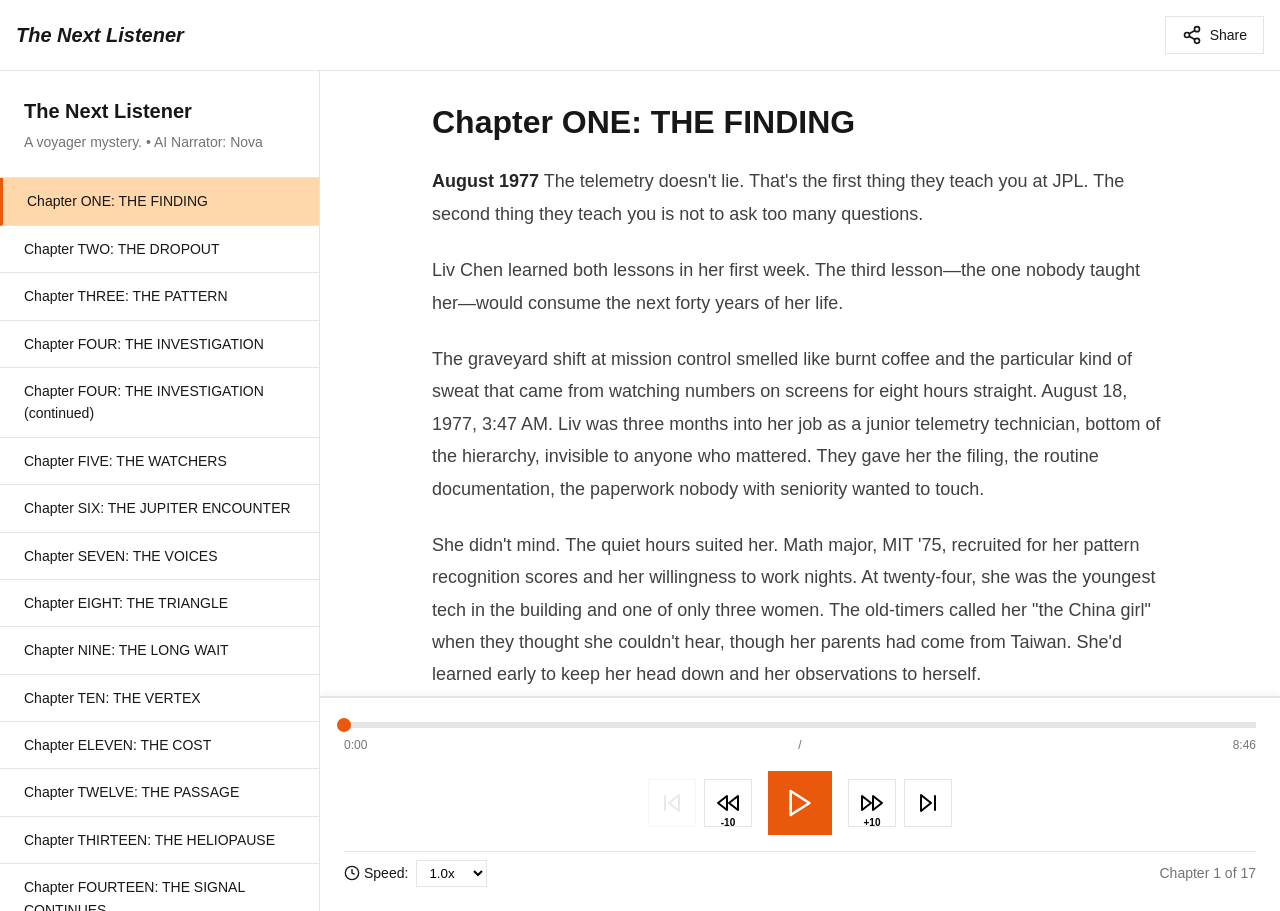
<file: index.html>
<!DOCTYPE html>
<html lang="en">

<head>
  <meta charset="UTF-8">
  <meta name="viewport" content="width=device-width, initial-scale=1.0, maximum-scale=5.0, user-scalable=yes">

  <!-- PWA Meta Tags -->
  <meta name="theme-color" content="#ea580c">
  <meta name="description" content="Listen to The Next Listener  - sodanovels">
  <meta name="apple-mobile-web-app-capable" content="yes">
  <meta name="apple-mobile-web-app-status-bar-style" content="default">
  <meta name="apple-mobile-web-app-title" content="sodanovels">
  <meta name="mobile-web-app-capable" content="yes">

  <!-- Manifest -->
  <link rel="manifest" href="manifest.json">

  <!-- Icons -->
  <link rel="icon" type="image/png" sizes="192x192" href="icon-192.png">
  <link rel="icon" type="image/png" sizes="512x512" href="icon-512.png">
  <link rel="apple-touch-icon" href="icon-192.png">

  <title>sodanovels Audiobooks</title>
  <link rel="stylesheet" href="styles.css">
</head>

<body>
  <!-- Header -->
  <header class="header">
    <div class="container">
      <!-- Hamburger menu (mobile, top left) -->
      <button class="sidebar-toggle-header" id="sidebarToggleHeader">
        <svg width="24" height="24" viewBox="0 0 24 24" fill="none" stroke="currentColor" stroke-width="2">
          <line x1="3" y1="6" x2="21" y2="6"></line>
          <line x1="3" y1="12" x2="21" y2="12"></line>
          <line x1="3" y1="18" x2="21" y2="18"></line>
        </svg>
      </button>

      <h1 class="logo" id="headerTitle"><span class="italic">sodanovels</span></h1>

      <div class="header-actions">
        <button id="installAppBtn" class="btn btn-secondary hidden">
          <svg class="icon" width="20" height="20" viewBox="0 0 24 24" fill="none" stroke="currentColor"
            stroke-width="2">
            <path d="M21 15v4a2 2 0 0 1-2 2H5a2 2 0 0 1-2-2v-4"></path>
            <polyline points="7 10 12 15 17 10"></polyline>
            <line x1="12" y1="15" x2="12" y2="3"></line>
          </svg>
          <span class="text">Install</span>
        </button>
        <button id="shareBtn" class="btn btn-ghost">
          <svg class="icon" width="20" height="20" viewBox="0 0 24 24" fill="none" stroke="currentColor"
            stroke-width="2">
            <circle cx="18" cy="5" r="3"></circle>
            <circle cx="6" cy="12" r="3"></circle>
            <circle cx="18" cy="19" r="3"></circle>
            <line x1="8.59" y1="13.51" x2="15.42" y2="17.49"></line>
            <line x1="15.41" y1="6.51" x2="8.59" y2="10.49"></line>
          </svg>
          <span class="text">Share</span>
        </button>
      </div>
    </div>
  </header>

  <!-- Main Content -->
  <main class="main">
    <!-- Book Selector Modal -->
    <div id="bookSelector" class="modal hidden">
      <div class="modal-overlay"></div>
      <div class="modal-content">
        <div class="modal-header">
          <h2>Select Audiobook</h2>
          <button class="modal-close" id="closeBookSelector">×</button>
        </div>
        <div class="modal-body">
          <div class="book-list" id="bookList"></div>
        </div>
      </div>
    </div>

    <!-- Chapter Sidebar -->
    <aside class="sidebar" id="sidebar">
      <button class="sidebar-close" id="closeSidebar">
        <svg width="20" height="20" viewBox="0 0 24 24" fill="none" stroke="currentColor" stroke-width="2">
          <line x1="18" y1="6" x2="6" y2="18"></line>
          <line x1="6" y1="6" x2="18" y2="18"></line>
        </svg>
        Close
      </button>
      <div class="book-info">
        <h2 id="bookTitle">Loading...</h2>
        <p id="bookSubtitle"></p>
      </div>
      <nav class="chapter-list" id="chapterList">
        <!-- Chapters will be inserted here -->
      </nav>
    </aside>

    <!-- Reader Area -->
    <div class="reader">
      <div class="reader-content" id="readerContent">
        <h1 id="chapterTitle">Select a book to begin</h1>
        <div id="chapterText" class="chapter-text">
          <p>Welcome to <em>sodanovels</em> Audiobooks!</p>
          <p>Access books via URL:</p>
          <ul>
            <li><strong>The Next Listener</strong> - ?book=the-next-listener</li>
            <li><strong>Double Cross</strong> - ?book=double-cross</li>
            <li><strong>The Angle</strong> - ?book=the-angle</li>
            <li><strong>Out of Phase</strong> - ?book=out-of-phase</li>
            <li><strong>The Three Dots</strong> - ?book=the-three-dots</li>
          </ul>
        </div>
      </div>

      <!-- Audio Controls -->
      <div class="audio-controls" id="audioControls">
        <audio id="audioPlayer" preload="metadata"></audio>

        <div class="controls-top">
          <div class="progress-bar" id="progressBar">
            <div class="progress-fill" id="progressFill"></div>
            <div class="progress-handle" id="progressHandle"></div>
          </div>
          <div class="time-display">
            <span id="currentTime">0:00</span>
            <span class="separator">/</span>
            <span id="duration">0:00</span>
          </div>
        </div>

        <div class="controls-bottom">
          <div class="controls-left">
            <button id="prevChapter" class="control-btn" title="Previous Chapter">
              <svg width="24" height="24" viewBox="0 0 24 24" fill="none" stroke="currentColor" stroke-width="2"
                stroke-linecap="round" stroke-linejoin="round">
                <polygon points="19 20 9 12 19 4 19 20"></polygon>
                <line x1="5" y1="19" x2="5" y2="5"></line>
              </svg>
            </button>
            <button id="skipBackward" class="control-btn" title="Skip Backward 10s">
              <svg width="24" height="24" viewBox="0 0 24 24" fill="none" stroke="currentColor" stroke-width="2"
                stroke-linecap="round" stroke-linejoin="round">
                <polygon points="11 19 2 12 11 5 11 19"></polygon>
                <polygon points="22 19 13 12 22 5 22 19"></polygon>
              </svg>
              <span class="skip-label">-10</span>
            </button>
          </div>

          <button id="playPause" class="control-btn play-btn">
            <svg id="playIcon" width="32" height="32" viewBox="0 0 24 24" fill="none" stroke="currentColor"
              stroke-width="2" stroke-linecap="round" stroke-linejoin="round">
              <polygon points="5 3 19 12 5 21 5 3"></polygon>
            </svg>
            <svg id="pauseIcon" width="32" height="32" viewBox="0 0 24 24" fill="none" stroke="currentColor"
              stroke-width="2" stroke-linecap="round" stroke-linejoin="round" style="display: none;">
              <line x1="10" y1="4" x2="10" y2="20"></line>
              <line x1="14" y1="4" x2="14" y2="20"></line>
            </svg>
          </button>

          <div class="controls-right">
            <button id="skipForward" class="control-btn" title="Skip Forward 10s">
              <svg width="24" height="24" viewBox="0 0 24 24" fill="none" stroke="currentColor" stroke-width="2"
                stroke-linecap="round" stroke-linejoin="round">
                <polygon points="13 19 22 12 13 5 13 19"></polygon>
                <polygon points="2 19 11 12 2 5 2 19"></polygon>
              </svg>
              <span class="skip-label">+10</span>
            </button>
            <button id="nextChapter" class="control-btn" title="Next Chapter">
              <svg width="24" height="24" viewBox="0 0 24 24" fill="none" stroke="currentColor" stroke-width="2"
                stroke-linecap="round" stroke-linejoin="round">
                <polygon points="5 4 15 12 5 20 5 4"></polygon>
                <line x1="19" y1="5" x2="19" y2="19"></line>
              </svg>
            </button>
          </div>
        </div>

        <div class="controls-extra">
          <div class="playback-rate">
            <label for="playbackRate">
              <svg width="16" height="16" viewBox="0 0 24 24" fill="none" stroke="currentColor" stroke-width="2">
                <circle cx="12" cy="12" r="10"></circle>
                <polyline points="12 6 12 12 16 14"></polyline>
              </svg>
              Speed:
            </label>
            <select id="playbackRate">
              <option value="0.75">0.75x</option>
              <option value="1" selected>1.0x</option>
              <option value="1.25">1.25x</option>
              <option value="1.5">1.5x</option>
              <option value="1.75">1.75x</option>
              <option value="2">2.0x</option>
            </select>
          </div>
          <div class="chapter-info">
            <span id="chapterProgress">Chapter 1 of 1</span>
          </div>
        </div>
      </div>
    </div>
  </main>

  <!-- Share Message -->
  <div id="shareMessage" class="toast hidden">
    Link copied to clipboard!
  </div>

  <!-- Scripts -->
  <script src="data.js"></script>
  <script src="player.js"></script>

  <!-- PWA Registration -->
  <script>
    // Register service worker
    if ('serviceWorker' in navigator) {
      window.addEventListener('load', () => {
        navigator.serviceWorker.register('/service-worker.js')
          .then((registration) => {
            console.log('Service Worker registered:', registration.scope);

            // Check for updates
            registration.addEventListener('updatefound', () => {
              const newWorker = registration.installing;
              newWorker.addEventListener('statechange', () => {
                if (newWorker.state === 'installed' && navigator.serviceWorker.controller) {
                  // New content available, prompt user to refresh
                  if (confirm('New version available! Reload to update?')) {
                    newWorker.postMessage({ type: 'SKIP_WAITING' });
                    window.location.reload();
                  }
                }
              });
            });
          })
          .catch((error) => {
            console.log('Service Worker registration failed:', error);
          });
      });
    }

    // Log if running as PWA
    window.addEventListener('load', () => {
      if (window.matchMedia('(display-mode: standalone)').matches) {
        console.log('Running as PWA');
        // Request persistent storage for better reliability
        if (navigator.storage && navigator.storage.persist) {
          navigator.storage.persist().then((persistent) => {
            console.log('Persistent storage:', persistent);
          });
        }
      }
    });
  </script>
</body>

</html>
</file>
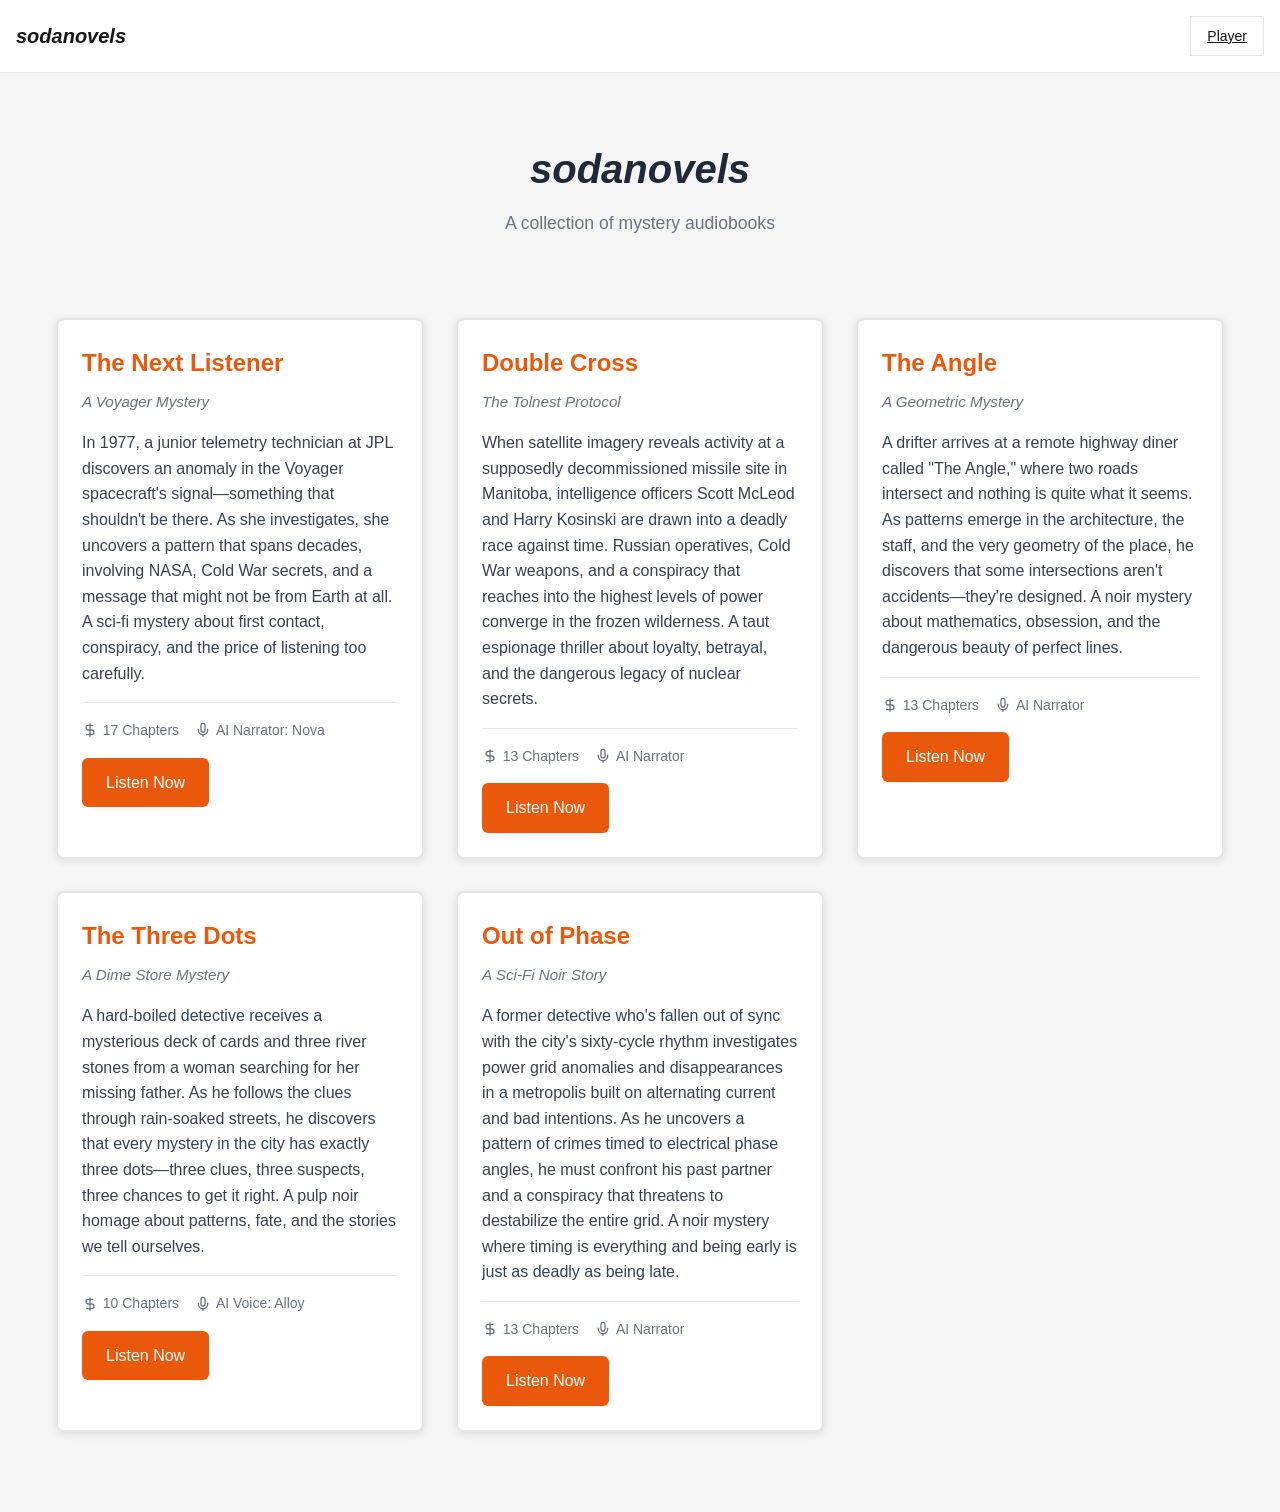
<file: anthology.html>
<!DOCTYPE html>
<html lang="en">

<head>
  <meta charset="UTF-8">
  <meta name="viewport" content="width=device-width, initial-scale=1.0">
  <meta name="description" content="sodanovels Anthology - A collection of mystery audiobooks">
  <title>sodanovels Anthology</title>
  <link rel="stylesheet" href="styles.css">
  <style>
    .anthology-container {
      max-width: 1200px;
      margin: 0 auto;
      padding: 2rem 1rem;
    }

    .anthology-header {
      text-align: center;
      margin-bottom: 3rem;
      padding: 2rem 0;
    }

    .anthology-header h1 {
      font-size: 2.5rem;
      font-style: italic;
      color: var(--text-color, #1f2937);
      margin-bottom: 0.5rem;
    }

    .anthology-header p {
      font-size: 1.1rem;
      color: var(--text-muted, #6b7280);
    }

    .books-grid {
      display: grid;
      grid-template-columns: repeat(auto-fit, minmax(300px, 1fr));
      gap: 2rem;
      margin-bottom: 3rem;
    }

    .book-card {
      background: white;
      border-radius: 8px;
      padding: 1.5rem;
      box-shadow: 0 2px 8px rgba(0, 0, 0, 0.1);
      transition: transform 0.2s, box-shadow 0.2s;
      cursor: pointer;
    }

    .book-card:hover {
      transform: translateY(-4px);
      box-shadow: 0 4px 16px rgba(0, 0, 0, 0.15);
    }

    .book-card h2 {
      font-size: 1.5rem;
      margin-bottom: 0.5rem;
      color: #ea580c;
    }

    .book-card .subtitle {
      font-style: italic;
      color: #6b7280;
      margin-bottom: 1rem;
      font-size: 0.95rem;
    }

    .book-card .summary {
      line-height: 1.6;
      color: #374151;
      margin-bottom: 1rem;
    }

    .book-card .metadata {
      display: flex;
      gap: 1rem;
      flex-wrap: wrap;
      margin-bottom: 1rem;
      padding-top: 1rem;
      border-top: 1px solid #e5e7eb;
    }

    .metadata-item {
      display: flex;
      align-items: center;
      gap: 0.3rem;
      font-size: 0.875rem;
      color: #6b7280;
    }

    .metadata-item svg {
      width: 16px;
      height: 16px;
    }

    .listen-btn {
      display: inline-block;
      background: #ea580c;
      color: white;
      padding: 0.75rem 1.5rem;
      border-radius: 6px;
      text-decoration: none;
      font-weight: 500;
      transition: background 0.2s;
    }

    .listen-btn:hover {
      background: #c2410c;
    }

    @media (max-width: 768px) {
      .anthology-header h1 {
        font-size: 2rem;
      }

      .books-grid {
        grid-template-columns: 1fr;
      }
    }
  </style>
</head>

<body>
  <header class="header">
    <div class="container">
      <h1 class="logo"><span class="italic">sodanovels</span></h1>
      <div class="header-actions">
        <a href="/" class="btn btn-ghost">Player</a>
      </div>
    </div>
  </header>

  <main class="anthology-container">
    <div class="anthology-header">
      <h1>sodanovels</h1>
      <p>A collection of mystery audiobooks</p>
    </div>

    <div class="books-grid">
      <!-- The Next Listener -->
      <div class="book-card" onclick="window.location.href='/?book=the-next-listener'">
        <h2>The Next Listener</h2>
        <p class="subtitle">A Voyager Mystery</p>
        <p class="summary">
          In 1977, a junior telemetry technician at JPL discovers an anomaly in the Voyager spacecraft's signal—something that shouldn't be there. As she investigates, she uncovers a pattern that spans decades, involving NASA, Cold War secrets, and a message that might not be from Earth at all. A sci-fi mystery about first contact, conspiracy, and the price of listening too carefully.
        </p>
        <div class="metadata">
          <span class="metadata-item">
            <svg viewBox="0 0 24 24" fill="none" stroke="currentColor" stroke-width="2">
              <path d="M12 2v20M17 5H9.5a3.5 3.5 0 0 0 0 7h5a3.5 3.5 0 0 1 0 7H6"></path>
            </svg>
            17 Chapters
          </span>
          <span class="metadata-item">
            <svg viewBox="0 0 24 24" fill="none" stroke="currentColor" stroke-width="2">
              <path d="M12 2a3 3 0 0 0-3 3v7a3 3 0 0 0 6 0V5a3 3 0 0 0-3-3Z"></path>
              <path d="M19 10v2a7 7 0 0 1-14 0v-2"></path>
              <line x1="12" y1="19" x2="12" y2="22"></line>
            </svg>
            AI Narrator: Nova
          </span>
        </div>
        <a href="/?book=the-next-listener" class="listen-btn" onclick="event.stopPropagation()">Listen Now</a>
      </div>

      <!-- Double Cross -->
      <div class="book-card" onclick="window.location.href='/?book=double-cross'">
        <h2>Double Cross</h2>
        <p class="subtitle">The Tolnest Protocol</p>
        <p class="summary">
          When satellite imagery reveals activity at a supposedly decommissioned missile site in Manitoba, intelligence officers Scott McLeod and Harry Kosinski are drawn into a deadly race against time. Russian operatives, Cold War weapons, and a conspiracy that reaches into the highest levels of power converge in the frozen wilderness. A taut espionage thriller about loyalty, betrayal, and the dangerous legacy of nuclear secrets.
        </p>
        <div class="metadata">
          <span class="metadata-item">
            <svg viewBox="0 0 24 24" fill="none" stroke="currentColor" stroke-width="2">
              <path d="M12 2v20M17 5H9.5a3.5 3.5 0 0 0 0 7h5a3.5 3.5 0 0 1 0 7H6"></path>
            </svg>
            13 Chapters
          </span>
          <span class="metadata-item">
            <svg viewBox="0 0 24 24" fill="none" stroke="currentColor" stroke-width="2">
              <path d="M12 2a3 3 0 0 0-3 3v7a3 3 0 0 0 6 0V5a3 3 0 0 0-3-3Z"></path>
              <path d="M19 10v2a7 7 0 0 1-14 0v-2"></path>
              <line x1="12" y1="19" x2="12" y2="22"></line>
            </svg>
            AI Narrator
          </span>
        </div>
        <a href="/?book=double-cross" class="listen-btn" onclick="event.stopPropagation()">Listen Now</a>
      </div>

      <!-- The Angle -->
      <div class="book-card" onclick="window.location.href='/?book=the-angle'">
        <h2>The Angle</h2>
        <p class="subtitle">A Geometric Mystery</p>
        <p class="summary">
          A drifter arrives at a remote highway diner called "The Angle," where two roads intersect and nothing is quite what it seems. As patterns emerge in the architecture, the staff, and the very geometry of the place, he discovers that some intersections aren't accidents—they're designed. A noir mystery about mathematics, obsession, and the dangerous beauty of perfect lines.
        </p>
        <div class="metadata">
          <span class="metadata-item">
            <svg viewBox="0 0 24 24" fill="none" stroke="currentColor" stroke-width="2">
              <path d="M12 2v20M17 5H9.5a3.5 3.5 0 0 0 0 7h5a3.5 3.5 0 0 1 0 7H6"></path>
            </svg>
            13 Chapters
          </span>
          <span class="metadata-item">
            <svg viewBox="0 0 24 24" fill="none" stroke="currentColor" stroke-width="2">
              <path d="M12 2a3 3 0 0 0-3 3v7a3 3 0 0 0 6 0V5a3 3 0 0 0-3-3Z"></path>
              <path d="M19 10v2a7 7 0 0 1-14 0v-2"></path>
              <line x1="12" y1="19" x2="12" y2="22"></line>
            </svg>
            AI Narrator
          </span>
        </div>
        <a href="/?book=the-angle" class="listen-btn" onclick="event.stopPropagation()">Listen Now</a>
      </div>

      <!-- The Three Dots -->
      <div class="book-card" onclick="window.location.href='/?book=the-three-dots'">
        <h2>The Three Dots</h2>
        <p class="subtitle">A Dime Store Mystery</p>
        <p class="summary">
          A hard-boiled detective receives a mysterious deck of cards and three river stones from a woman searching for her missing father. As he follows the clues through rain-soaked streets, he discovers that every mystery in the city has exactly three dots—three clues, three suspects, three chances to get it right. A pulp noir homage about patterns, fate, and the stories we tell ourselves.
        </p>
        <div class="metadata">
          <span class="metadata-item">
            <svg viewBox="0 0 24 24" fill="none" stroke="currentColor" stroke-width="2">
              <path d="M12 2v20M17 5H9.5a3.5 3.5 0 0 0 0 7h5a3.5 3.5 0 0 1 0 7H6"></path>
            </svg>
            10 Chapters
          </span>
          <span class="metadata-item">
            <svg viewBox="0 0 24 24" fill="none" stroke="currentColor" stroke-width="2">
              <path d="M12 2a3 3 0 0 0-3 3v7a3 3 0 0 0 6 0V5a3 3 0 0 0-3-3Z"></path>
              <path d="M19 10v2a7 7 0 0 1-14 0v-2"></path>
              <line x1="12" y1="19" x2="12" y2="22"></line>
            </svg>
            AI Voice: Alloy
          </span>
        </div>
        <a href="/?book=the-three-dots" class="listen-btn" onclick="event.stopPropagation()">Listen Now</a>
      </div>

      <!-- Out of Phase -->
      <div class="book-card" onclick="window.location.href='/?book=out-of-phase'">
        <h2>Out of Phase</h2>
        <p class="subtitle">A Sci-Fi Noir Story</p>
        <p class="summary">
          A former detective who's fallen out of sync with the city's sixty-cycle rhythm investigates power grid anomalies and disappearances in a metropolis built on alternating current and bad intentions. As he uncovers a pattern of crimes timed to electrical phase angles, he must confront his past partner and a conspiracy that threatens to destabilize the entire grid. A noir mystery where timing is everything and being early is just as deadly as being late.
        </p>
        <div class="metadata">
          <span class="metadata-item">
            <svg viewBox="0 0 24 24" fill="none" stroke="currentColor" stroke-width="2">
              <path d="M12 2v20M17 5H9.5a3.5 3.5 0 0 0 0 7h5a3.5 3.5 0 0 1 0 7H6"></path>
            </svg>
            13 Chapters
          </span>
          <span class="metadata-item">
            <svg viewBox="0 0 24 24" fill="none" stroke="currentColor" stroke-width="2">
              <path d="M12 2a3 3 0 0 0-3 3v7a3 3 0 0 0 6 0V5a3 3 0 0 0-3-3Z"></path>
              <path d="M19 10v2a7 7 0 0 1-14 0v-2"></path>
              <line x1="12" y1="19" x2="12" y2="22"></line>
            </svg>
            AI Narrator
          </span>
        </div>
        <a href="/?book=out-of-phase" class="listen-btn" onclick="event.stopPropagation()">Listen Now</a>
      </div>
    </div>
  </main>

  <script>
    // PWA Registration
    if ('serviceWorker' in navigator) {
      window.addEventListener('load', () => {
        navigator.serviceWorker.register('/service-worker.js')
          .then((registration) => {
            console.log('Service Worker registered:', registration.scope);
          })
          .catch((error) => {
            console.log('Service Worker registration failed:', error);
          });
      });
    }
  </script>
</body>

</html>
</file>
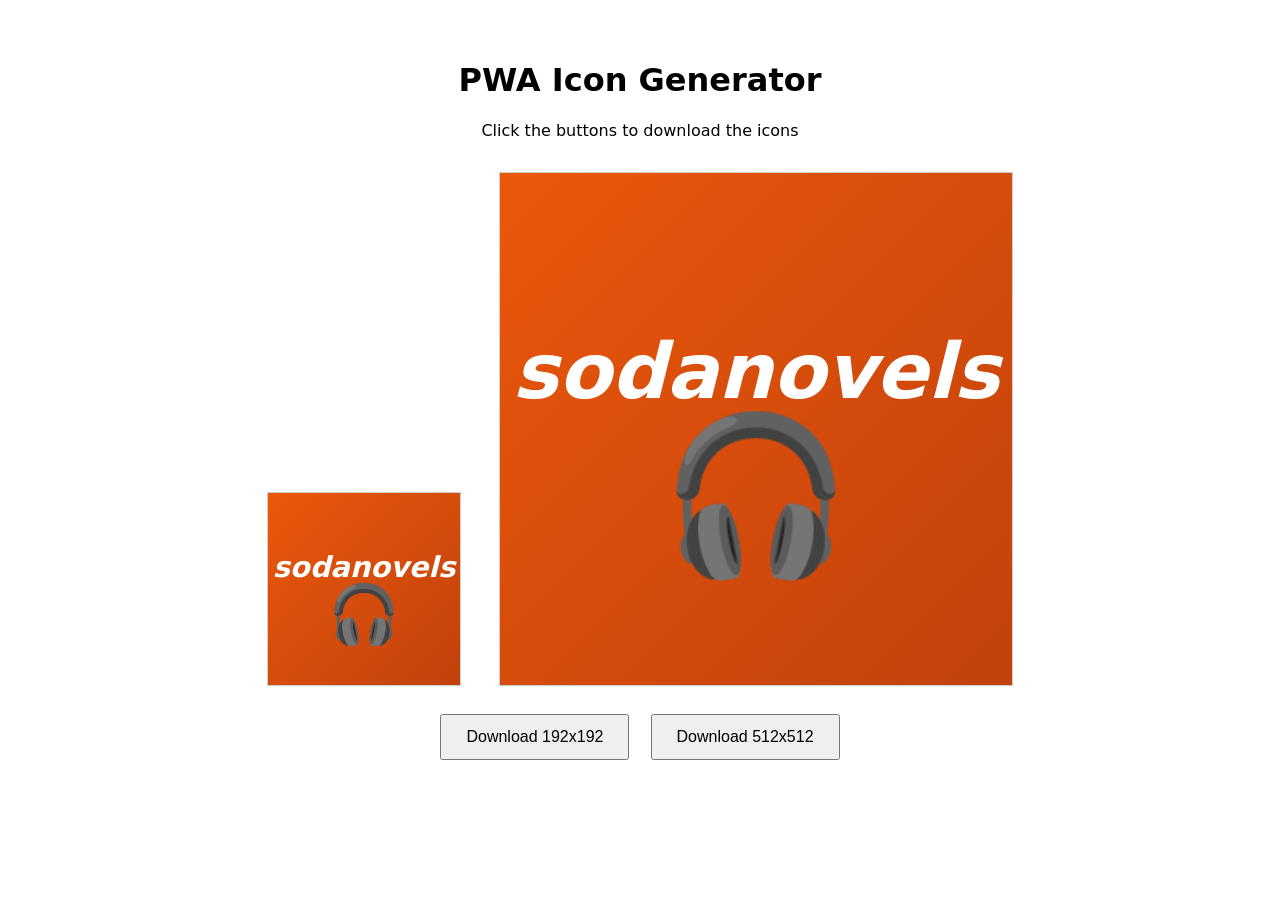
<file: create-icons.html>
<!DOCTYPE html>
<html>
<head>
  <title>Generate PWA Icons</title>
  <style>
    body {
      font-family: system-ui, sans-serif;
      padding: 2rem;
      text-align: center;
    }
    canvas {
      border: 1px solid #ccc;
      margin: 1rem;
    }
    button {
      padding: 0.75rem 1.5rem;
      font-size: 1rem;
      cursor: pointer;
      margin: 0.5rem;
    }
  </style>
</head>
<body>
  <h1>PWA Icon Generator</h1>
  <p>Click the buttons to download the icons</p>
  
  <div>
    <canvas id="canvas192" width="192" height="192"></canvas>
    <canvas id="canvas512" width="512" height="512"></canvas>
  </div>
  
  <div>
    <button onclick="downloadIcon(192)">Download 192x192</button>
    <button onclick="downloadIcon(512)">Download 512x512</button>
  </div>

  <script>
    function createIcon(size) {
      const canvas = document.getElementById('canvas' + size);
      const ctx = canvas.getContext('2d');
      
      // Background gradient
      const gradient = ctx.createLinearGradient(0, 0, size, size);
      gradient.addColorStop(0, '#ea580c');
      gradient.addColorStop(1, '#c2410c');
      ctx.fillStyle = gradient;
      ctx.fillRect(0, 0, size, size);
      
      // Text
      ctx.fillStyle = 'white';
      ctx.textAlign = 'center';
      ctx.textBaseline = 'middle';
      
      // sodanovels text
      ctx.font = `italic bold ${size * 0.15}px system-ui, sans-serif`;
      ctx.fillText('sodanovels', size / 2, size / 2 - size * 0.1);
      
      // Audio icon (simplified headphones/speaker)
      ctx.font = `${size * 0.3}px Arial`;
      ctx.fillText('🎧', size / 2, size / 2 + size * 0.15);
    }
    
    function downloadIcon(size) {
      const canvas = document.getElementById('canvas' + size);
      canvas.toBlob((blob) => {
        const url = URL.createObjectURL(blob);
        const a = document.createElement('a');
        a.href = url;
        a.download = `icon-${size}.png`;
        a.click();
        URL.revokeObjectURL(url);
      });
    }
    
    // Create icons on load
    createIcon(192);
    createIcon(512);
  </script>
</body>
</html>
</file>
<file: styles.css>
* {
  box-sizing: border-box;
  margin: 0;
  padding: 0;
}

.hidden {
  display: none !important;
}

:root {
  --color-bg: #f5f5f5;
  --color-surface: #ffffff;
  --color-border: #e5e5e5;
  --color-text: #171717;
  --color-text-muted: #737373;
  --color-primary: #ea580c;
  --color-primary-hover: #c2410c;
  --sidebar-width: 320px;
}

body {
  font-family: -apple-system, BlinkMacSystemFont, 'Segoe UI', 'Roboto', 'Helvetica', 'Arial', sans-serif;
  font-size: 16px;
  line-height: 1.6;
  color: var(--color-text);
  background: var(--color-bg);
  overflow-x: hidden;
}

.italic {
  font-style: italic;
}

/* Header */
.header {
  background: var(--color-surface);
  border-bottom: 1px solid var(--color-border);
  padding: 1rem;
  position: sticky;
  top: 0;
  z-index: 100;
}

.header .container {
  display: flex;
  align-items: center;
  justify-content: space-between;
  gap: 1rem;
  max-width: 1400px;
  margin: 0 auto;
}

.sidebar-toggle-header {
  display: none;
  padding: 0.5rem;
  border: 1px solid var(--color-border);
  background: var(--color-surface);
  cursor: pointer;
  transition: background 0.2s;
}

.sidebar-toggle-header:hover {
  background: var(--color-bg);
}

@media (max-width: 1024px) {
  .sidebar-toggle-header {
    display: flex;
    align-items: center;
    justify-content: center;
  }

  .header .container {
    gap: 0.75rem;
  }
}

.logo {
  font-size: 1.25rem;
  font-weight: 600;
  flex: 1;
  min-width: 0;
  overflow: hidden;
  text-overflow: ellipsis;
  white-space: nowrap;
}

@media (max-width: 640px) {
  .logo {
    font-size: 1rem;
  }
}

.header-actions {
  display: flex;
  gap: 0.5rem;
}

/* Buttons */
.btn {
  display: inline-flex;
  align-items: center;
  gap: 0.5rem;
  padding: 0.5rem 1rem;
  border: 1px solid var(--color-border);
  background: var(--color-surface);
  color: var(--color-text);
  font-size: 0.875rem;
  font-weight: 500;
  cursor: pointer;
  transition: background 0.2s;
  white-space: nowrap;
}

.btn:hover {
  background: var(--color-bg);
}

.btn-secondary {
  background: #171717;
  color: white;
  border-color: #262626;
}

.btn-secondary:hover {
  background: #262626;
}

.btn-ghost {
  background: transparent;
}

.btn .icon {
  display: inline-flex;
  align-items: center;
  flex-shrink: 0;
}

.btn .text {
  display: inline;
}

@media (max-width: 640px) {
  .btn .text {
    display: none;
  }

  .btn {
    padding: 0.5rem;
  }
}

/* Main Layout */
.main {
  display: flex;
  position: relative;
  height: calc(100vh - 60px);
  max-width: 1400px;
  margin: 0 auto;
}

/* Sidebar */
.sidebar {
  width: var(--sidebar-width);
  background: var(--color-surface);
  border-right: 1px solid var(--color-border);
  overflow-y: auto;
  flex-shrink: 0;
  transition: transform 0.3s ease;
}

.sidebar-close {
  display: none;
}

.book-info {
  padding: 1.5rem;
  border-bottom: 1px solid var(--color-border);
}

.book-info h2 {
  font-size: 1.25rem;
  margin-bottom: 0.25rem;
}

.book-info p {
  font-size: 0.875rem;
  color: var(--color-text-muted);
}

.chapter-list {
  list-style: none;
}

.chapter-item {
  padding: 0.75rem 1.5rem;
  border-bottom: 1px solid var(--color-border);
  cursor: pointer;
  transition: background 0.2s;
  display: flex;
  justify-content: space-between;
  align-items: center;
}

.chapter-item:hover {
  background: var(--color-bg);
}

.chapter-item.active {
  background: #fed7aa;
  border-left: 3px solid var(--color-primary);
}


.chapter-title {
  font-weight: 500;
  font-size: 0.875rem;
}

@media (max-width: 1024px) {
  .sidebar {
    position: fixed;
    top: 0;
    left: 0;
    height: 100vh;
    z-index: 200;
    transform: translateX(-100%);
    box-shadow: 2px 0 8px rgba(0, 0, 0, 0.1);
  }

  .sidebar.open {
    transform: translateX(0);
  }

  .sidebar-close {
    display: flex;
    align-items: center;
    justify-content: flex-end;
    gap: 0.5rem;
    width: 100%;
    padding: 1rem;
    border: none;
    border-bottom: 1px solid var(--color-border);
    background: var(--color-surface);
    cursor: pointer;
    font-size: 0.875rem;
  }
}

/* Reader */
.reader {
  flex: 1;
  display: flex;
  flex-direction: column;
  overflow: hidden;
  background: var(--color-surface);
}

.reader-content {
  flex: 1;
  overflow-y: auto;
  padding: 2rem;
  max-width: 800px;
  margin: 0 auto;
  width: 100%;
}

#chapterTitle {
  font-size: 2rem;
  margin-bottom: 1.5rem;
  line-height: 1.2;
}

.chapter-text {
  font-size: 1.125rem;
  line-height: 1.8;
  color: #404040;
}

.chapter-text p {
  margin-bottom: 1.5rem;
}

.chapter-text h1,
.chapter-text h2,
.chapter-text h3,
.chapter-text h4,
.chapter-text h5,
.chapter-text h6 {
  font-weight: 600;
  margin-top: 2em;
  margin-bottom: 0.75em;
  line-height: 1.3;
  color: #262626;
}

.chapter-text h1 {
  font-size: 2em;
}

.chapter-text h2 {
  font-size: 1.5em;
}

.chapter-text h3 {
  font-size: 1.25em;
}

.chapter-text h4 {
  font-size: 1.1em;
}

.chapter-text h5 {
  font-size: 1em;
  font-weight: 600;
}

.chapter-text h6 {
  font-size: 0.9em;
  font-weight: 600;
}

.chapter-text strong {
  font-weight: 600;
  color: #262626;
}

.chapter-text em {
  font-style: italic;
}

.chapter-text a {
  color: var(--color-primary);
  text-decoration: underline;
}

.chapter-text a:hover {
  color: var(--color-primary-dark);
}

.chapter-text ul {
  margin-left: 1.5rem;
  margin-bottom: 1.5rem;
}

@media (max-width: 768px) {
  .reader-content {
    padding: 1rem;
  }

  #chapterTitle {
    font-size: 1.5rem;
  }

  .chapter-text {
    font-size: 1rem;
  }
}

/* Audio Controls */
.audio-controls {
  border-top: 2px solid var(--color-border);
  background: var(--color-surface);
  padding: 1.5rem;
  box-shadow: 0 -2px 8px rgba(0, 0, 0, 0.05);
}

.controls-top {
  margin-bottom: 1rem;
}

.progress-bar {
  position: relative;
  width: 100%;
  height: 6px;
  background: #e5e5e5;
  cursor: pointer;
  margin-bottom: 0.5rem;
  touch-action: none;
  user-select: none;
  -webkit-user-select: none;
}

.progress-fill {
  position: absolute;
  left: 0;
  top: 0;
  height: 100%;
  background: var(--color-primary);
  transition: width 0.1s;
}

.progress-handle {
  position: absolute;
  top: 50%;
  transform: translate(-50%, -50%);
  width: 14px;
  height: 14px;
  background: var(--color-primary);
  cursor: pointer;
  border-radius: 50%;
  /* Make it round typically */
  transition: transform 0.1s;
}

.progress-bar:hover .progress-handle {
  transform: translate(-50%, -50%) scale(1.2);
}

.time-display {
  display: flex;
  justify-content: space-between;
  font-size: 0.75rem;
  color: var(--color-text-muted);
}

.controls-bottom {
  display: flex;
  align-items: center;
  justify-content: center;
  gap: 1rem;
  margin-bottom: 1rem;
}

.controls-left,
.controls-right {
  display: flex;
  gap: 0.5rem;
}

.control-btn {
  display: flex;
  align-items: center;
  justify-content: center;
  width: 48px;
  height: 48px;
  border: 1px solid var(--color-border);
  background: var(--color-surface);
  cursor: pointer;
  transition: all 0.2s;
  position: relative;
}

.control-btn:hover {
  background: var(--color-bg);
  transform: scale(1.05);
}

.control-btn:disabled {
  opacity: 0.3;
  cursor: not-allowed;
}

.play-btn {
  width: 64px;
  height: 64px;
  background: var(--color-primary);
  color: white;
  border-color: var(--color-primary);
}

.play-btn:hover {
  background: var(--color-primary-hover);
}

.skip-label {
  position: absolute;
  bottom: -2px;
  font-size: 0.625rem;
  font-weight: 600;
}

.controls-extra {
  display: flex;
  align-items: center;
  justify-content: space-between;
  flex-direction: row;
  flex-wrap: nowrap;
  padding-top: 0.5rem;
  border-top: 1px solid var(--color-border);
  font-size: 0.875rem;
}

.playback-rate {
  display: flex;
  align-items: center;
  gap: 0.5rem;
}

.playback-rate select {
  padding: 0.25rem 0.5rem;
  border: 1px solid var(--color-border);
  background: var(--color-surface);
  cursor: pointer;
}

.playback-rate label {
  display: flex;
  align-items: center;
  gap: 0.25rem;
}

.chapter-info {
  color: var(--color-text-muted);
}

@media (max-width: 640px) {
  .audio-controls {
    padding: 1rem;
  }

  .control-btn {
    width: 40px;
    height: 40px;
  }

  .play-btn {
    width: 56px;
    height: 56px;
  }
}

/* Modal */
.modal {
  position: fixed;
  inset: 0;
  z-index: 300;
  display: flex;
  align-items: center;
  justify-content: center;
  padding: 1rem;
}

.modal.hidden {
  display: none;
}

.modal-overlay {
  position: absolute;
  inset: 0;
  background: rgba(0, 0, 0, 0.5);
}

.modal-content {
  position: relative;
  background: var(--color-surface);
  border: 2px solid var(--color-border);
  max-width: 600px;
  width: 100%;
  max-height: 80vh;
  overflow: hidden;
  display: flex;
  flex-direction: column;
}

.modal-header {
  display: flex;
  align-items: center;
  justify-content: space-between;
  padding: 1rem 1.5rem;
  border-bottom: 1px solid var(--color-border);
}

.modal-header h2 {
  font-size: 1.25rem;
}

.modal-close {
  width: 2rem;
  height: 2rem;
  border: none;
  background: transparent;
  font-size: 1.5rem;
  cursor: pointer;
  line-height: 1;
}

.modal-body {
  padding: 1.5rem;
  overflow-y: auto;
}

.book-list {
  display: flex;
  flex-direction: column;
  gap: 1rem;
}

.book-card {
  padding: 1.5rem;
  border: 2px solid var(--color-border);
  background: var(--color-surface);
  cursor: pointer;
  transition: all 0.2s;
}

.book-card:hover {
  border-color: var(--color-primary);
  transform: translateY(-2px);
  box-shadow: 0 4px 12px rgba(0, 0, 0, 0.1);
}

.book-card h3 {
  font-size: 1.25rem;
  margin-bottom: 0.5rem;
}

.book-card p {
  color: var(--color-text-muted);
  margin-bottom: 0.5rem;
}

.book-meta {
  display: flex;
  gap: 1rem;
  font-size: 0.875rem;
  color: var(--color-text-muted);
}

/* Toast */
.toast {
  position: fixed;
  bottom: 2rem;
  left: 50%;
  transform: translateX(-50%);
  padding: 1rem 2rem;
  background: #171717;
  color: white;
  border: 1px solid #262626;
  box-shadow: 0 4px 12px rgba(0, 0, 0, 0.2);
  z-index: 400;
  animation: slideUp 0.3s ease;
}

.toast.hidden {
  display: none;
}

@keyframes slideUp {
  from {
    transform: translateX(-50%) translateY(100px);
    opacity: 0;
  }

  to {
    transform: translateX(-50%) translateY(0);
    opacity: 1;
  }
}

/* Loading State */
.loading {
  display: flex;
  align-items: center;
  justify-content: center;
  padding: 2rem;
  color: var(--color-text-muted);
}

/* PWA Install Prompt */
.install-prompt {
  position: fixed;
  bottom: 0;
  left: 0;
  right: 0;
  background: linear-gradient(135deg, var(--color-primary) 0%, #c2410c 100%);
  color: white;
  padding: 1rem;
  box-shadow: 0 -4px 12px rgba(0, 0, 0, 0.2);
  z-index: 500;
  animation: slideInUp 0.3s ease;
}

.install-prompt.hidden {
  display: none;
}

.install-content {
  max-width: 800px;
  margin: 0 auto;
  display: flex;
  align-items: center;
  justify-content: space-between;
  gap: 1rem;
}

.install-content svg {
  flex-shrink: 0;
}

.install-content p {
  margin: 0;
  flex: 1;
  font-weight: 500;
}

.install-actions {
  display: flex;
  gap: 0.5rem;
  flex-shrink: 0;
}

.install-prompt .btn {
  background: white;
  color: var(--color-primary);
  border-color: white;
  white-space: nowrap;
}

.install-prompt .btn:hover {
  background: rgba(255, 255, 255, 0.9);
}

.install-prompt .btn-ghost {
  background: transparent;
  color: white;
  border-color: white;
}

.install-prompt .btn-ghost:hover {
  background: rgba(255, 255, 255, 0.1);
}

@media (max-width: 640px) {
  .install-content {
    flex-direction: column;
    text-align: center;
  }

  .install-actions {
    width: 100%;
    flex-direction: column;
  }

  .install-actions .btn {
    width: 100%;
  }
}

@keyframes slideInUp {
  from {
    transform: translateY(100%);
  }

  to {
    transform: translateY(0);
  }
}

/* PWA Splash Screen Styles */
@media (display-mode: standalone) {
  body {
    user-select: none;
    -webkit-user-select: none;
    -webkit-touch-callout: none;
  }

  /* Hide install prompt when running as PWA */
  .install-prompt {
    display: none !important;
  }
}
</file>
